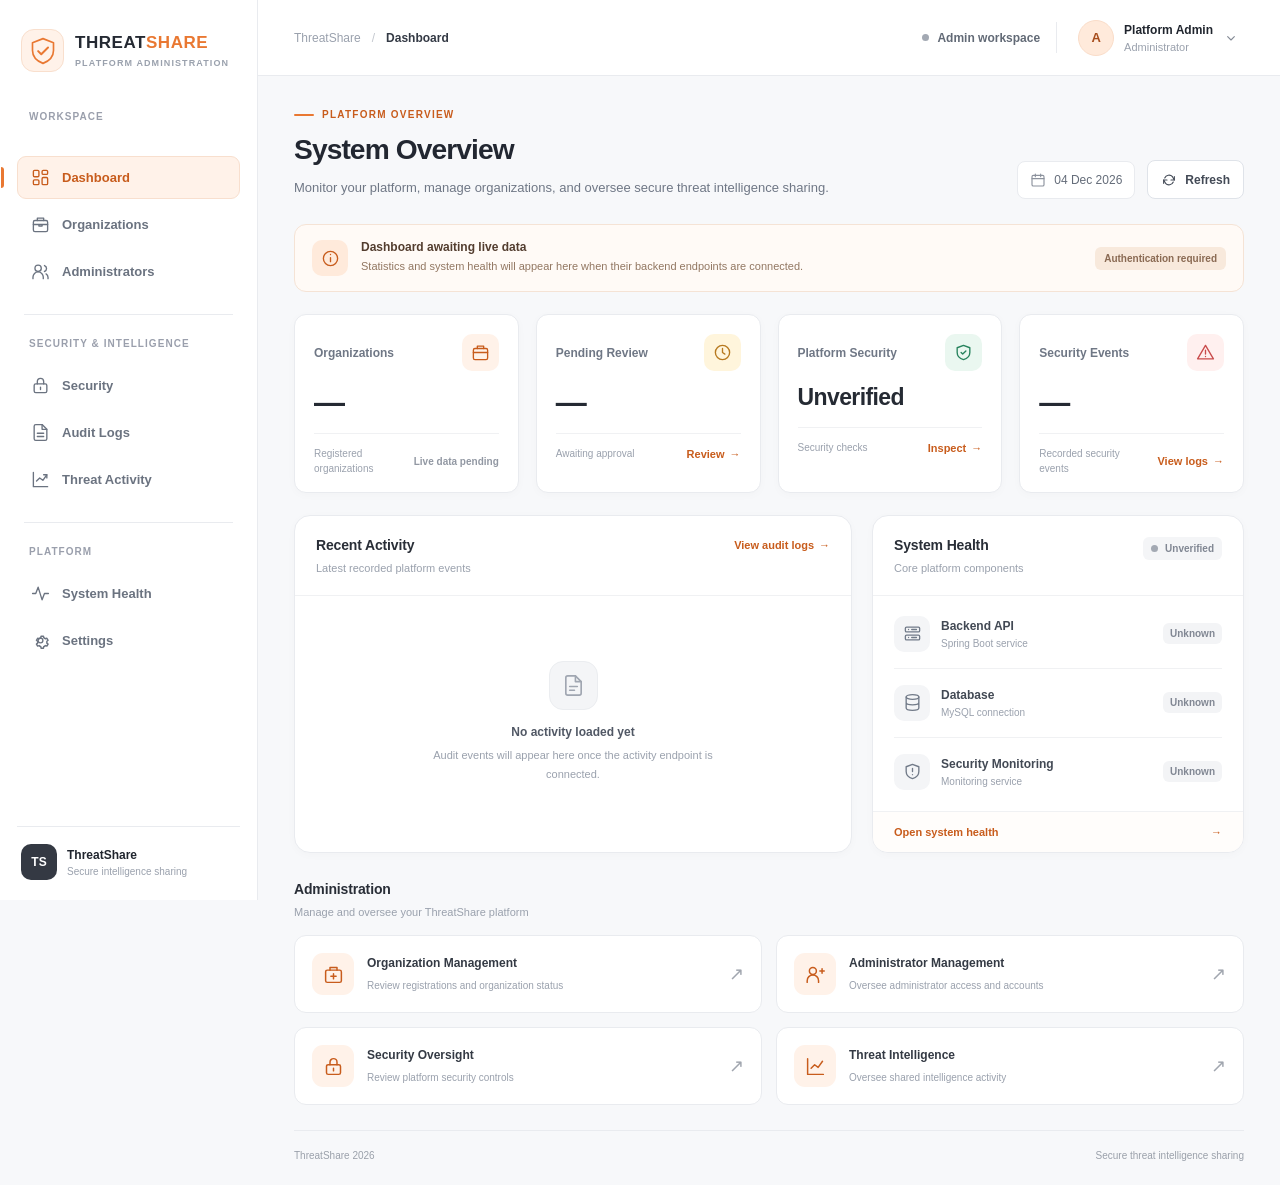
<file: index.html>
<!DOCTYPE html>
<html lang="en">
<head>
    <meta charset="UTF-8">
    <meta name="viewport" content="width=device-width, initial-scale=1.0">

    <title>Dashboard | ThreatShare Admin</title>
    <meta name="description"
          content="ThreatShare platform administration dashboard.">

    <link rel="stylesheet" href="css/shared.css">
    <link rel="stylesheet" href="index.css">

    <script src="index.js" defer></script>
</head>

<body>
    <div class="app-layout">

        <!-- Sidebar -->
        <aside class="sidebar" id="sidebar">

            <a class="brand" href="index.html" aria-label="ThreatShare dashboard">
                <div class="brand-mark">
                    <svg viewBox="0 0 40 40" fill="none" aria-hidden="true">
                        <path d="M20 3.5 34 9v10.2c0 8.1-5.6 13.9-14 17.3C11.6 33.1 6 27.3 6 19.2V9L20 3.5Z"
                              stroke="currentColor" stroke-width="2.2"
                              stroke-linejoin="round"/>
                        <path d="m13.5 20.2 4.2 4.2 9-9"
                              stroke="currentColor" stroke-width="2.6"
                              stroke-linecap="round" stroke-linejoin="round"/>
                    </svg>
                </div>

                <div class="brand-copy">
                    <span class="brand-name">THREAT<span>SHARE</span></span>
                    <span class="brand-caption">PLATFORM ADMINISTRATION</span>
                </div>
            </a>

            <div class="sidebar-section-label">WORKSPACE</div>

            <nav class="sidebar-nav" aria-label="Main navigation">
                <a class="nav-link active" href="index.html" aria-current="page">
                    <span class="nav-icon" aria-hidden="true">
                        <svg viewBox="0 0 24 24">
                            <rect x="3" y="3" width="7" height="8" rx="1.5"/>
                            <rect x="14" y="3" width="7" height="5" rx="1.5"/>
                            <rect x="14" y="12" width="7" height="9" rx="1.5"/>
                            <rect x="3" y="15" width="7" height="6" rx="1.5"/>
                        </svg>
                    </span>
                    <span>Dashboard</span>
                </a>

                <a class="nav-link" href="pages/organizations.html">
                    <span class="nav-icon" aria-hidden="true">
                        <svg viewBox="0 0 24 24">
                            <rect x="3" y="7" width="18" height="14" rx="2"/>
                            <path d="M8 7V4h8v3M3 12h18M10 12v2h4v-2"/>
                        </svg>
                    </span>
                    <span>Organizations</span>
                    <span class="nav-count" id="pendingOrgBadge" hidden>—</span>
                </a>

                <a class="nav-link" href="pages/administrators.html">
                    <span class="nav-icon" aria-hidden="true">
                        <svg viewBox="0 0 24 24">
                            <circle cx="9" cy="8" r="4"/>
                            <path d="M2.5 21v-2a6.5 6.5 0 0 1 13 0v2M17 4.5a4 4 0 0 1 0 7.5M19 15a5 5 0 0 1 2.5 4.3V21"/>
                        </svg>
                    </span>
                    <span>Administrators</span>
                </a>

                <div class="nav-divider"></div>
                <div class="sidebar-section-label">SECURITY & INTELLIGENCE</div>

                <a class="nav-link" href="pages/security.html">
                    <span class="nav-icon" aria-hidden="true">
                        <svg viewBox="0 0 24 24">
                            <rect x="4" y="10" width="16" height="11" rx="2"/>
                            <path d="M8 10V7a4 4 0 0 1 8 0v3M12 14v3"/>
                        </svg>
                    </span>
                    <span>Security</span>
                </a>

                <a class="nav-link" href="pages/audit-logs.html">
                    <span class="nav-icon" aria-hidden="true">
                        <svg viewBox="0 0 24 24">
                            <path d="M14 2H6a2 2 0 0 0-2 2v16a2 2 0 0 0 2 2h12a2 2 0 0 0 2-2V8Z"/>
                            <path d="M14 2v6h6M8 13h8M8 17h8"/>
                        </svg>
                    </span>
                    <span>Audit Logs</span>
                </a>

                <a class="nav-link" href="pages/threat-activity.html">
                    <span class="nav-icon" aria-hidden="true">
                        <svg viewBox="0 0 24 24">
                            <path d="M3 3v18h18M7 14l4-4 4 3 5-7"/>
                            <path d="M16 6h4v4"/>
                        </svg>
                    </span>
                    <span>Threat Activity</span>
                </a>

                <div class="nav-divider"></div>
                <div class="sidebar-section-label">PLATFORM</div>

                <a class="nav-link" href="pages/system-health.html">
                    <span class="nav-icon" aria-hidden="true">
                        <svg viewBox="0 0 24 24">
                            <path d="M2 12h4l3-8 5 16 3-8h5"/>
                        </svg>
                    </span>
                    <span>System Health</span>
                </a>

                <a class="nav-link" href="pages/settings.html">
                    <span class="nav-icon" aria-hidden="true">
                        <svg viewBox="0 0 24 24">
                            <circle cx="12" cy="12" r="3"/>
                            <path d="m19.4 15 .1.1 1.4 1.1-1.4 2.4-1.7-.6a8 8 0 0 1-2 1.2l-.3 1.8h-2.8l-.3-1.8a8 8 0 0 1-2-1.2l-1.7.6-1.4-2.4 1.4-1.1a7 7 0 0 1 0-2.2l-1.4-1.1 1.4-2.4 1.7.6a8 8 0 0 1 2-1.2l.3-1.8h2.8l.3 1.8a8 8 0 0 1 2 1.2l1.7-.6 1.4 2.4-1.4 1.1a7 7 0 0 1-.1 2.1Z"
                                  transform="translate(-1 -1) scale(1.08)"/>
                        </svg>
                    </span>
                    <span>Settings</span>
                </a>
            </nav>

            <div class="sidebar-footer">
                <div class="sidebar-footer-mark">TS</div>
                <div class="sidebar-footer-copy">
                    <strong>ThreatShare</strong>
                    <span>Secure intelligence sharing</span>
                </div>
            </div>
        </aside>

        <!-- Main application area -->
        <div class="main-area">

            <header class="topbar">
                <div class="topbar-left">
                    <button class="icon-button menu-toggle"
                            id="menuToggle"
                            type="button"
                            aria-label="Toggle navigation"
                            aria-expanded="false"
                            aria-controls="sidebar">
                        <svg viewBox="0 0 24 24" aria-hidden="true">
                            <path d="M4 6h16M4 12h16M4 18h16"/>
                        </svg>
                    </button>

                    <div class="breadcrumb">
                        <span>ThreatShare</span>
                        <span class="breadcrumb-separator">/</span>
                        <strong>Dashboard</strong>
                    </div>
                </div>

                <div class="topbar-right">
                    <div class="environment-label">
                        <span class="environment-dot"></span>
                        Admin workspace
                    </div>

                    <div class="topbar-divider"></div>

                    <button class="profile-button" type="button"
                            aria-label="Administrator account">
                        <span class="profile-avatar">A</span>
                        <span class="profile-details">
                            <strong>Platform Admin</strong>
                            <small>Administrator</small>
                        </span>
                        <svg class="profile-chevron" viewBox="0 0 24 24"
                             aria-hidden="true">
                            <path d="m7 10 5 5 5-5"/>
                        </svg>
                    </button>
                </div>
            </header>

            <main class="dashboard-content">

                <!-- Page heading -->
                <section class="page-heading">
                    <div>
                        <div class="eyebrow">
                            <span class="eyebrow-line"></span>
                            PLATFORM OVERVIEW
                        </div>
                        <h1>System Overview</h1>
                        <p class="page-description">
                            Monitor your platform, manage organizations, and
                            oversee secure threat intelligence sharing.
                        </p>
                    </div>

                    <div class="heading-actions">
                        <div class="date-display">
                            <svg viewBox="0 0 24 24" aria-hidden="true">
                                <rect x="3" y="5" width="18" height="16" rx="2"/>
                                <path d="M16 3v4M8 3v4M3 10h18"/>
                            </svg>
                            <span id="currentDate">Loading date...</span>
                        </div>

                        <button class="button button-secondary"
                                id="refreshButton" type="button">
                            <svg viewBox="0 0 24 24" aria-hidden="true">
                                <path d="M20 7v5h-5M4 17v-5h5"/>
                                <path d="M5.6 9a7 7 0 0 1 11.6-2L20 12M4 12l2.8 5a7 7 0 0 0 11.6-2"/>
                            </svg>
                            Refresh
                        </button>
                    </div>
                </section>

                <!-- Connection notice -->
                <section class="connection-notice" aria-live="polite">
                    <div class="notice-icon">
                        <svg viewBox="0 0 24 24" aria-hidden="true">
                            <circle cx="12" cy="12" r="9"/>
                            <path d="M12 11v5M12 7h.01"/>
                        </svg>
                    </div>

                    <div class="notice-copy">
                        <strong>Dashboard awaiting live data</strong>
                        <p>
                            Statistics and system health will appear here
                            when their backend endpoints are connected.
                        </p>
                    </div>

                    <span class="connection-status" id="connectionStatus">
                        Not connected
                    </span>
                </section>

                <!-- Summary cards -->
                <section class="metrics-grid" aria-label="Platform metrics">

                    <article class="metric-card">
                        <div class="metric-top">
                            <span class="metric-label">Organizations</span>
                            <span class="metric-icon orange-icon">
                                <svg viewBox="0 0 24 24" aria-hidden="true">
                                    <rect x="3" y="7" width="18" height="14" rx="2"/>
                                    <path d="M8 7V4h8v3M3 12h18"/>
                                </svg>
                            </span>
                        </div>
                        <div class="metric-value" id="organizationsCount">—</div>
                        <div class="metric-bottom">
                            <span class="metric-footnote">Registered organizations</span>
                            <span class="metric-indicator neutral-indicator">Live data pending</span>
                        </div>
                    </article>

                    <article class="metric-card">
                        <div class="metric-top">
                            <span class="metric-label">Pending Review</span>
                            <span class="metric-icon amber-icon">
                                <svg viewBox="0 0 24 24" aria-hidden="true">
                                    <circle cx="12" cy="12" r="9"/>
                                    <path d="M12 7v5l3 2"/>
                                </svg>
                            </span>
                        </div>
                        <div class="metric-value" id="pendingOrganizationsCount">—</div>
                        <div class="metric-bottom">
                            <span class="metric-footnote">Awaiting approval</span>
                            <a class="metric-link" href="pages/organizations.html">
                                Review <span aria-hidden="true">→</span>
                            </a>
                        </div>
                    </article>

                    <article class="metric-card">
                        <div class="metric-top">
                            <span class="metric-label">Platform Security</span>
                            <span class="metric-icon green-icon">
                                <svg viewBox="0 0 24 24" aria-hidden="true">
                                    <path d="M12 3 20 6v6c0 5-3.4 7.7-8 9-4.6-1.3-8-4-8-9V6l8-3Z"/>
                                    <path d="m9 12 2 2 4-4"/>
                                </svg>
                            </span>
                        </div>
                        <div class="metric-value metric-value-text"
                             id="securityStatus">Unverified</div>
                        <div class="metric-bottom">
                            <span class="metric-footnote">Security checks</span>
                            <a class="metric-link" href="pages/security.html">
                                Inspect <span aria-hidden="true">→</span>
                            </a>
                        </div>
                    </article>

                    <article class="metric-card">
                        <div class="metric-top">
                            <span class="metric-label">Security Events</span>
                            <span class="metric-icon red-icon">
                                <svg viewBox="0 0 24 24" aria-hidden="true">
                                    <path d="M12 3 22 20H2L12 3Z"/>
                                    <path d="M12 9v5M12 17h.01"/>
                                </svg>
                            </span>
                        </div>
                        <div class="metric-value" id="securityEventsCount">—</div>
                        <div class="metric-bottom">
                            <span class="metric-footnote">Recorded security events</span>
                            <a class="metric-link" href="pages/audit-logs.html">
                                View logs <span aria-hidden="true">→</span>
                            </a>
                        </div>
                    </article>
                </section>

                <!-- Main dashboard panels -->
                <section class="dashboard-grid">

                    <article class="panel activity-panel">
                        <div class="panel-heading">
                            <div>
                                <h2>Recent Activity</h2>
                                <p>Latest recorded platform events</p>
                            </div>

                            <a class="text-link" href="pages/audit-logs.html">
                                View audit logs <span aria-hidden="true">→</span>
                            </a>
                        </div>

                        <div class="activity-empty" id="activityEmpty">
                            <div class="empty-state-icon">
                                <svg viewBox="0 0 24 24" aria-hidden="true">
                                    <path d="M14 2H6a2 2 0 0 0-2 2v16a2 2 0 0 0 2 2h12a2 2 0 0 0 2-2V8Z"/>
                                    <path d="M14 2v6h6M8 13h8M8 17h5"/>
                                </svg>
                            </div>
                            <strong>No activity loaded yet</strong>
                            <p>
                                Audit events will appear here once the
                                activity endpoint is connected.
                            </p>
                        </div>

                        <div class="activity-list" id="activityList" hidden></div>
                    </article>

                    <article class="panel health-panel">
                        <div class="panel-heading">
                            <div>
                                <h2>System Health</h2>
                                <p>Core platform components</p>
                            </div>
                            <span class="small-status">
                                <span class="small-status-dot"></span>
                                Unverified
                            </span>
                        </div>

                        <div class="health-list">
                            <div class="health-row">
                                <div class="health-item-icon">
                                    <svg viewBox="0 0 24 24" aria-hidden="true">
                                        <rect x="3" y="4" width="18" height="6" rx="1.5"/>
                                        <rect x="3" y="14" width="18" height="6" rx="1.5"/>
                                        <path d="M7 7h.01M7 17h.01M11 7h6M11 17h6"/>
                                    </svg>
                                </div>
                                <div class="health-item-copy">
                                    <strong>Backend API</strong>
                                    <span>Spring Boot service</span>
                                </div>
                                <span class="health-badge" id="apiHealth">Unknown</span>
                            </div>

                            <div class="health-row">
                                <div class="health-item-icon">
                                    <svg viewBox="0 0 24 24" aria-hidden="true">
                                        <ellipse cx="12" cy="5" rx="8" ry="3"/>
                                        <path d="M4 5v14c0 1.7 3.6 3 8 3s8-1.3 8-3V5M4 12c0 1.7 3.6 3 8 3s8-1.3 8-3"/>
                                    </svg>
                                </div>
                                <div class="health-item-copy">
                                    <strong>Database</strong>
                                    <span>MySQL connection</span>
                                </div>
                                <span class="health-badge" id="databaseHealth">Unknown</span>
                            </div>

                            <div class="health-row">
                                <div class="health-item-icon">
                                    <svg viewBox="0 0 24 24" aria-hidden="true">
                                        <path d="M12 3 20 6v6c0 5-3.4 7.7-8 9-4.6-1.3-8-4-8-9V6l8-3Z"/>
                                        <path d="M12 8v4M12 16h.01"/>
                                    </svg>
                                </div>
                                <div class="health-item-copy">
                                    <strong>Security Monitoring</strong>
                                    <span>Monitoring service</span>
                                </div>
                                <span class="health-badge" id="monitoringHealth">Unknown</span>
                            </div>
                        </div>

                        <a class="panel-footer-link" href="pages/system-health.html">
                            Open system health
                            <span aria-hidden="true">→</span>
                        </a>
                    </article>
                </section>

                <!-- Management shortcuts -->
                <section class="quick-access-section">
                    <div class="section-heading">
                        <div>
                            <h2>Administration</h2>
                            <p>Manage and oversee your ThreatShare platform</p>
                        </div>
                    </div>

                    <div class="quick-access-grid">
                        <a class="quick-access-card"
                           href="pages/organizations.html">
                            <span class="quick-access-icon">
                                <svg viewBox="0 0 24 24" aria-hidden="true">
                                    <rect x="3" y="7" width="18" height="14" rx="2"/>
                                    <path d="M8 7V4h8v3M12 11v6M9 14h6"/>
                                </svg>
                            </span>
                            <span class="quick-access-copy">
                                <strong>Organization Management</strong>
                                <small>Review registrations and organization status</small>
                            </span>
                            <span class="quick-arrow" aria-hidden="true">↗</span>
                        </a>

                        <a class="quick-access-card"
                           href="pages/administrators.html">
                            <span class="quick-access-icon">
                                <svg viewBox="0 0 24 24" aria-hidden="true">
                                    <circle cx="9" cy="8" r="4"/>
                                    <path d="M2.5 21v-2a6.5 6.5 0 0 1 13 0v2M17 8h5M19.5 5.5v5"/>
                                </svg>
                            </span>
                            <span class="quick-access-copy">
                                <strong>Administrator Management</strong>
                                <small>Oversee administrator access and accounts</small>
                            </span>
                            <span class="quick-arrow" aria-hidden="true">↗</span>
                        </a>

                        <a class="quick-access-card"
                           href="pages/security.html">
                            <span class="quick-access-icon">
                                <svg viewBox="0 0 24 24" aria-hidden="true">
                                    <rect x="4" y="10" width="16" height="11" rx="2"/>
                                    <path d="M8 10V7a4 4 0 0 1 8 0v3M12 14v3"/>
                                </svg>
                            </span>
                            <span class="quick-access-copy">
                                <strong>Security Oversight</strong>
                                <small>Review platform security controls</small>
                            </span>
                            <span class="quick-arrow" aria-hidden="true">↗</span>
                        </a>

                        <a class="quick-access-card"
                           href="pages/threat-activity.html">
                            <span class="quick-access-icon">
                                <svg viewBox="0 0 24 24" aria-hidden="true">
                                    <path d="M3 3v18h18M7 14l4-4 4 3 5-7"/>
                                </svg>
                            </span>
                            <span class="quick-access-copy">
                                <strong>Threat Intelligence</strong>
                                <small>Oversee shared intelligence activity</small>
                            </span>
                            <span class="quick-arrow" aria-hidden="true">↗</span>
                        </a>
                    </div>
                </section>

                <footer class="dashboard-footer">
                    <span>ThreatShare <span id="footerYear"></span></span>
                    <span>Secure threat intelligence sharing</span>
                </footer>

            </main>
        </div>
    </div>

    <div class="sidebar-overlay" id="sidebarOverlay"></div>
</body>
</html>
</file>
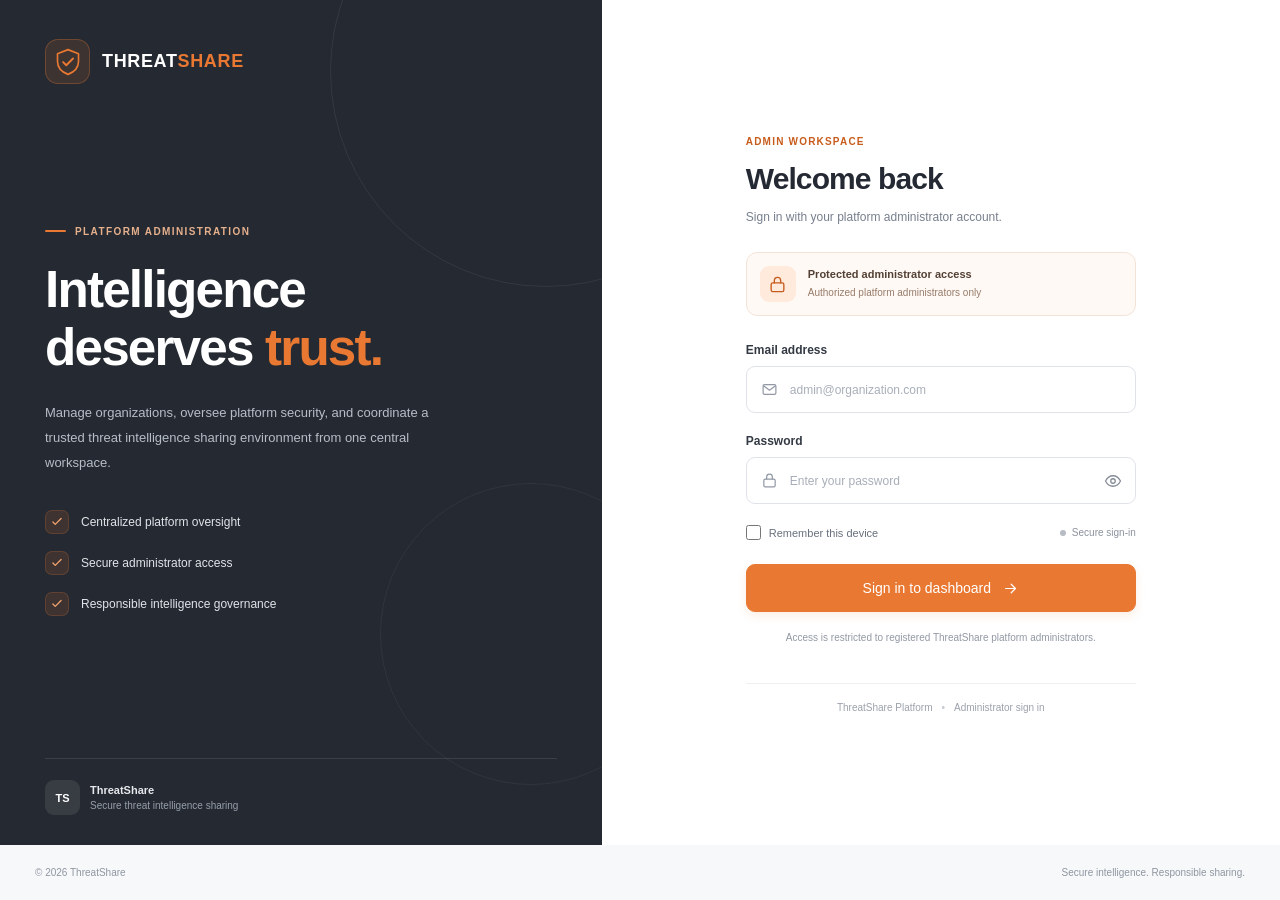
<file: login.html>
<!DOCTYPE html>
<html lang="en">
<head>
    <meta charset="UTF-8">
    <meta name="viewport" content="width=device-width, initial-scale=1.0">

    <title>Admin Sign In | ThreatShare</title>
    <meta name="description"
          content="Secure sign in for ThreatShare platform administrators.">

    <link rel="stylesheet" href="css/shared.css">
    <link rel="stylesheet" href="login.css">

    <script src="login.js" defer></script>
</head>

<body class="login-page">

    <main class="login-layout">

        <!-- Brand and introduction -->
        <section class="login-intro">
            <a class="login-brand" href="login.html" aria-label="ThreatShare">
                <span class="login-brand-mark">
                    <svg viewBox="0 0 40 40" fill="none" aria-hidden="true">
                        <path d="M20 3.5 34 9v10.2c0 8.1-5.6 13.9-14 17.3C11.6 33.1 6 27.3 6 19.2V9L20 3.5Z"
                              stroke="currentColor" stroke-width="2.2"
                              stroke-linejoin="round"/>
                        <path d="m13.5 20.2 4.2 4.2 9-9"
                              stroke="currentColor" stroke-width="2.6"
                              stroke-linecap="round" stroke-linejoin="round"/>
                    </svg>
                </span>

                <span class="login-brand-name">
                    THREAT<span>SHARE</span>
                </span>
            </a>

            <div class="intro-content">
                <span class="intro-eyebrow">
                    <span></span>
                    PLATFORM ADMINISTRATION
                </span>

                <h1>
                    Intelligence<br>
                    deserves <span>trust.</span>
                </h1>

                <p class="intro-description">
                    Manage organizations, oversee platform security, and
                    coordinate a trusted threat intelligence sharing
                    environment from one central workspace.
                </p>

                <div class="intro-feature-list">
                    <div class="intro-feature">
                        <span class="feature-check" aria-hidden="true">
                            <svg viewBox="0 0 24 24">
                                <path d="m5 12 4 4L19 6"/>
                            </svg>
                        </span>
                        <span>Centralized platform oversight</span>
                    </div>

                    <div class="intro-feature">
                        <span class="feature-check" aria-hidden="true">
                            <svg viewBox="0 0 24 24">
                                <path d="m5 12 4 4L19 6"/>
                            </svg>
                        </span>
                        <span>Secure administrator access</span>
                    </div>

                    <div class="intro-feature">
                        <span class="feature-check" aria-hidden="true">
                            <svg viewBox="0 0 24 24">
                                <path d="m5 12 4 4L19 6"/>
                            </svg>
                        </span>
                        <span>Responsible intelligence governance</span>
                    </div>
                </div>
            </div>

            <div class="intro-footer">
                <span class="intro-footer-mark">TS</span>
                <span>
                    <strong>ThreatShare</strong>
                    <small>Secure threat intelligence sharing</small>
                </span>
            </div>
        </section>

        <!-- Login form -->
        <section class="login-form-section">
            <div class="login-form-wrapper">

                <div class="mobile-login-brand">
                    <span class="login-brand-mark">
                        <svg viewBox="0 0 40 40" fill="none" aria-hidden="true">
                            <path d="M20 3.5 34 9v10.2c0 8.1-5.6 13.9-14 17.3C11.6 33.1 6 27.3 6 19.2V9L20 3.5Z"
                                  stroke="currentColor" stroke-width="2.2"
                                  stroke-linejoin="round"/>
                            <path d="m13.5 20.2 4.2 4.2 9-9"
                                  stroke="currentColor" stroke-width="2.6"
                                  stroke-linecap="round" stroke-linejoin="round"/>
                        </svg>
                    </span>
                    <span class="login-brand-name">
                        THREAT<span>SHARE</span>
                    </span>
                </div>

                <div class="form-heading">
                    <span class="form-heading-label">ADMIN WORKSPACE</span>
                    <h2>Welcome back</h2>
                    <p>Sign in with your platform administrator account.</p>
                </div>

                <div class="login-security-note">
                    <span class="security-note-icon">
                        <svg viewBox="0 0 24 24" aria-hidden="true">
                            <rect x="4" y="10" width="16" height="11" rx="2"/>
                            <path d="M8 10V7a4 4 0 0 1 8 0v3"/>
                        </svg>
                    </span>
                    <span>
                        <strong>Protected administrator access</strong>
                        <small>Authorized platform administrators only</small>
                    </span>
                </div>

                <form id="loginForm" novalidate>

                    <div class="form-field">
                        <label for="email">Email address</label>

                        <div class="input-wrapper">
                            <svg class="input-icon" viewBox="0 0 24 24"
                                 aria-hidden="true">
                                <rect x="3" y="5" width="18" height="14" rx="2"/>
                                <path d="m4 7 8 6 8-6"/>
                            </svg>

                            <input
                                type="email"
                                id="email"
                                name="email"
                                placeholder="admin@organization.com"
                                autocomplete="username"
                                maxlength="254"
                                required
                            >
                        </div>

                        <small class="field-error" id="emailError"></small>
                    </div>

                    <div class="form-field">
                        <div class="label-row">
                            <label for="password">Password</label>
                        </div>

                        <div class="input-wrapper">
                            <svg class="input-icon" viewBox="0 0 24 24"
                                 aria-hidden="true">
                                <rect x="4" y="10" width="16" height="11" rx="2"/>
                                <path d="M8 10V7a4 4 0 0 1 8 0v3"/>
                            </svg>

                            <input
                                type="password"
                                id="password"
                                name="password"
                                placeholder="Enter your password"
                                autocomplete="current-password"
                                required
                            >

                            <button
                                type="button"
                                class="password-toggle"
                                id="passwordToggle"
                                aria-label="Show password"
                                aria-pressed="false"
                            >
                                <svg viewBox="0 0 24 24" aria-hidden="true">
                                    <path d="M2 12s3.6-7 10-7 10 7 10 7-3.6 7-10 7S2 12 2 12Z"/>
                                    <circle cx="12" cy="12" r="3"/>
                                </svg>
                            </button>
                        </div>

                        <small class="field-error" id="passwordError"></small>
                    </div>

                    <div class="form-options">
                        <label class="remember-option" for="rememberMe">
                            <input type="checkbox" id="rememberMe" name="rememberMe">
                            <span>Remember this device</span>
                        </label>

                        <span class="secure-session-label">
                            <span></span>
                            Secure sign-in
                        </span>
                    </div>

                    <div class="login-message" id="loginMessage"
                         role="status" aria-live="polite" hidden></div>

                    <button type="submit" class="login-submit" id="loginButton">
                        <span id="loginButtonText">Sign in to dashboard</span>

                        <svg viewBox="0 0 24 24" aria-hidden="true">
                            <path d="M5 12h14M13 6l6 6-6 6"/>
                        </svg>
                    </button>

                    <p class="login-form-footnote">
                        Access is restricted to registered ThreatShare
                        platform administrators.
                    </p>
                </form>

                <div class="login-bottom">
                    <span>ThreatShare Platform</span>
                    <span class="bottom-separator">•</span>
                    <span>Administrator sign in</span>
                </div>
            </div>
        </section>

    </main>

    <footer class="login-page-footer">
        <span>© <span id="currentYear"></span> ThreatShare</span>
        <span>Secure intelligence. Responsible sharing.</span>
    </footer>

</body>
</html>
</file>
<file: css/shared.css>
/* =========================================
   THREATSHARE ADMIN — SHARED STYLES
   Common layout for all admin pages
   ========================================= */

:root {
    --shared-ink: #252525;
    --shared-muted: #777777;
    --shared-border: #e8e8e8;
    --shared-surface: #ffffff;
    --shared-background: #f7f7f6;
    --shared-orange: #e87932;
    --shared-orange-dark: #c95e1d;
    --sidebar-width: 250px;
    --topbar-height: 68px;
}

/* Reset */

* {
    box-sizing: border-box;
}

html {
    min-height: 100%;
    scroll-behavior: smooth;
}

body {
    min-height: 100vh;
    margin: 0;
    background: var(--shared-background);
    color: var(--shared-ink);
    font-family: Inter, -apple-system, BlinkMacSystemFont, "Segoe UI",
        Roboto, Arial, sans-serif;
    font-size: 14px;
    -webkit-font-smoothing: antialiased;
}

button,
input,
select,
textarea {
    font: inherit;
}

button,
a {
    -webkit-tap-highlight-color: transparent;
}

a {
    color: inherit;
    text-decoration: none;
}

button {
    color: inherit;
}

img,
svg {
    max-width: 100%;
}

[hidden] {
    display: none !important;
}

/* Main dashboard layout */

.admin-layout {
    min-height: 100vh;
    width: 100%;
}

.main-content {
    min-width: 0;
    min-height: 100vh;
    margin-left: var(--sidebar-width);
    transition: margin-left 0.2s ease;
}

/* Sidebar */

.sidebar {
    position: fixed;
    z-index: 1000;
    top: 0;
    bottom: 0;
    left: 0;
    display: flex;
    flex-direction: column;
    width: var(--sidebar-width);
    height: 100vh;
    height: 100dvh;
    padding: 25px 16px 15px;
    overflow-x: hidden;
    overflow-y: auto;
    background: #ffffff;
    border-right: 1px solid var(--shared-border);
}

.sidebar-brand {
    display: flex;
    flex-direction: column;
    align-items: flex-start;
    gap: 12px;
    padding: 0 10px 27px;
    border-bottom: 1px solid #eeeeee;
}

.brand-link {
    display: flex;
    align-items: center;
    gap: 11px;
    min-width: 0;
}

.brand-mark {
    display: inline-flex;
    align-items: center;
    justify-content: center;
    flex-shrink: 0;
    width: 39px;
    height: 39px;
    border-radius: 11px;
    background: var(--shared-orange);
    color: #ffffff;
    font-size: 22px;
    font-weight: 800;
}

.brand-name {
    color: #242424;
    font-size: 19px;
    font-weight: 800;
    letter-spacing: -0.6px;
}

.brand-label {
    color: #898989;
    font-size: 9px;
    font-weight: 800;
    letter-spacing: 1.5px;
}

/* Sidebar navigation */

.sidebar-nav {
    display: flex;
    flex-direction: column;
    gap: 5px;
    padding-top: 23px;
}

.nav-link {
    display: flex;
    align-items: center;
    gap: 12px;
    min-height: 44px;
    padding: 11px 12px;
    border: 1px solid transparent;
    border-radius: 8px;
    color: #686868;
    font-size: 12px;
    font-weight: 600;
    transition:
        background 0.15s ease,
        color 0.15s ease,
        border-color 0.15s ease;
}

.nav-link:hover {
    background: #f8f5f2;
    color: #292929;
}

.nav-link.active {
    background: #fff1e7;
    border-color: #f8dfce;
    color: var(--shared-orange-dark);
    font-weight: 750;
}

.nav-icon {
    display: inline-flex;
    align-items: center;
    justify-content: center;
    flex-shrink: 0;
    width: 23px;
    font-size: 19px;
    line-height: 1;
}

.nav-badge {
    margin-left: auto;
    padding: 3px 7px;
    border-radius: 20px;
    background: var(--shared-orange);
    color: #ffffff;
    font-size: 10px;
    font-weight: 750;
}

/* Sidebar account/footer */

.sidebar-footer {
    display: flex;
    align-items: center;
    gap: 11px;
    margin-top: auto;
    padding: 18px 7px 5px;
    border-top: 1px solid #eeeeee;
}

.admin-avatar {
    display: flex;
    align-items: center;
    justify-content: center;
    flex-shrink: 0;
    width: 38px;
    height: 38px;
    border: 1px solid #f0d8c8;
    border-radius: 50%;
    background: #fff0e5;
    color: var(--shared-orange-dark);
    font-size: 12px;
    font-weight: 800;
}

.admin-details {
    display: flex;
    flex-direction: column;
    gap: 4px;
    min-width: 0;
}

.admin-details strong {
    color: #303030;
    font-size: 11px;
    font-weight: 750;
}

.admin-details small {
    color: #888888;
    font-size: 10px;
}

/* Top navigation bar */

.topbar {
    position: sticky;
    z-index: 500;
    top: 0;
    display: flex;
    align-items: center;
    justify-content: space-between;
    gap: 20px;
    min-height: var(--topbar-height);
    padding: 0 30px;
    border-bottom: 1px solid var(--shared-border);
    background: rgba(255, 255, 255, 0.97);
    backdrop-filter: blur(12px);
}

.breadcrumb {
    display: flex;
    align-items: center;
    flex-wrap: wrap;
    gap: 10px;
    color: #888888;
    font-size: 12px;
}

.breadcrumb-separator {
    color: #c4c4c4;
}

.breadcrumb strong {
    color: #292929;
    font-weight: 750;
}

.topbar-right {
    display: flex;
    align-items: center;
    justify-content: flex-end;
    gap: 18px;
    min-width: 0;
}

.connection-indicator {
    display: inline-flex;
    align-items: center;
    gap: 7px;
    color: #777777;
    font-size: 11px;
    white-space: nowrap;
}

.connection-indicator::before {
    content: "";
    width: 7px;
    height: 7px;
    flex-shrink: 0;
    border-radius: 50%;
    background: #b8b8b8;
}

.connection-indicator.connected {
    color: #218653;
}

.connection-indicator.connected::before {
    background: #218653;
}

.connection-indicator.disconnected {
    color: #c63d3d;
}

.connection-indicator.disconnected::before {
    background: #c63d3d;
}

.topbar-date {
    color: #777777;
    font-size: 11px;
    white-space: nowrap;
}

/* Mobile menu controls */

.menu-toggle {
    display: none;
    align-items: center;
    justify-content: center;
    width: 38px;
    height: 38px;
    flex-shrink: 0;
    border: 1px solid var(--shared-border);
    border-radius: 8px;
    background: #ffffff;
    font-size: 20px;
    cursor: pointer;
}

.sidebar-overlay {
    display: none;
}

/* Shared utility styles */

button:focus-visible,
a:focus-visible,
input:focus-visible,
select:focus-visible,
textarea:focus-visible {
    outline: 3px solid rgba(232, 121, 50, 0.35);
    outline-offset: 2px;
}

button:disabled {
    cursor: not-allowed;
    opacity: 0.6;
}

/* Tablet and smaller desktop */

@media (max-width: 1000px) {
    :root {
        --sidebar-width: 220px;
    }

    .sidebar {
        padding-right: 12px;
        padding-left: 12px;
    }

    .topbar {
        padding-right: 22px;
        padding-left: 22px;
    }
}

/* Mobile navigation */

@media (max-width: 760px) {
    :root {
        --topbar-height: 60px;
    }

    .sidebar {
        z-index: 1200;
        width: min(285px, 86vw);
        transform: translateX(-105%);
        visibility: hidden;
        transition:
            transform 0.22s ease,
            visibility 0.22s ease;
        box-shadow: none;
    }

    .sidebar.open {
        transform: translateX(0);
        visibility: visible;
        box-shadow: 12px 0 40px rgba(0, 0, 0, 0.12);
    }

    .main-content {
        margin-left: 0;
    }

    .menu-toggle {
        display: inline-flex;
    }

    .topbar {
        justify-content: flex-start;
        gap: 13px;
        padding: 0 15px;
    }

    .breadcrumb {
        flex: 1;
        min-width: 0;
        gap: 7px;
        font-size: 11px;
    }

    .topbar-right {
        gap: 10px;
    }

    .connection-indicator {
        font-size: 10px;
    }

    .sidebar-overlay.visible {
        position: fixed;
        z-index: 1100;
        inset: 0;
        display: block;
        background: rgba(25, 25, 25, 0.38);
    }
}

/* Small phones */

@media (max-width: 420px) {
    .topbar {
        gap: 9px;
        padding: 0 10px;
    }

    .breadcrumb {
        gap: 5px;
        font-size: 10px;
    }

    .topbar-right {
        gap: 5px;
    }

    .connection-indicator {
        font-size: 9px;
    }
}
</file>
<file: index.css>
/* =========================================
   THREATSHARE ADMIN — DASHBOARD
   Professional light theme with orange accents
   ========================================= */

:root {
    --page-bg: #f7f8fa;
    --surface: #ffffff;
    --surface-soft: #fafafa;
    --sidebar-bg: #ffffff;

    --text-primary: #20252e;
    --text-secondary: #6f7785;
    --text-muted: #9aa1ad;

    --border: #e9ebef;
    --border-strong: #dfe3e9;

    --accent: #e97832;
    --accent-dark: #c85c1c;
    --accent-soft: #fff2e9;

    --green: #27835d;
    --green-soft: #eaf7f0;

    --amber: #b7791f;
    --amber-soft: #fff5dc;

    --red: #c94b4b;
    --red-soft: #fff0ef;

    --sidebar-width: 258px;
    --topbar-height: 76px;

    --radius-sm: 8px;
    --radius-md: 12px;
    --radius-lg: 16px;

    --shadow-card: 0 2px 10px rgba(27, 35, 48, 0.025);
}

* {
    box-sizing: border-box;
}

html {
    min-height: 100%;
    scroll-behavior: smooth;
}

body {
    margin: 0;
    min-height: 100vh;
    background: var(--page-bg);
    color: var(--text-primary);
    font-family: Inter, "Segoe UI", Roboto, Helvetica, Arial, sans-serif;
    font-size: 14px;
    -webkit-font-smoothing: antialiased;
}

button,
input,
select,
textarea {
    font: inherit;
}

button,
a {
    -webkit-tap-highlight-color: transparent;
}

a {
    color: inherit;
    text-decoration: none;
}

button:focus-visible,
a:focus-visible {
    outline: 3px solid rgba(233, 120, 50, 0.3);
    outline-offset: 3px;
}

button {
    cursor: pointer;
}

svg {
    display: block;
    width: 20px;
    height: 20px;
    fill: none;
    stroke: currentColor;
    stroke-width: 1.7;
    stroke-linecap: round;
    stroke-linejoin: round;
}

/* Main layout */

.app-layout {
    min-height: 100vh;
}

.sidebar {
    position: fixed;
    inset: 0 auto 0 0;
    z-index: 30;
    display: flex;
    flex-direction: column;
    width: var(--sidebar-width);
    padding: 25px 17px 16px;
    overflow-y: auto;
    background: var(--sidebar-bg);
    border-right: 1px solid var(--border);
    transition: transform 0.25s ease;
}

.main-area {
    min-height: 100vh;
    margin-left: var(--sidebar-width);
}

/* Brand */

.brand {
    display: flex;
    align-items: center;
    gap: 11px;
    min-height: 51px;
    margin: 0 4px 35px;
}

.brand-mark {
    display: grid;
    width: 43px;
    height: 43px;
    flex: 0 0 43px;
    place-items: center;
    color: var(--accent);
    background: var(--accent-soft);
    border: 1px solid #f9dfcd;
    border-radius: 13px;
}

.brand-mark svg {
    width: 30px;
    height: 30px;
}

.brand-copy {
    display: flex;
    min-width: 0;
    flex-direction: column;
    gap: 5px;
}

.brand-name {
    color: #252a33;
    font-size: 17px;
    font-weight: 800;
    letter-spacing: 0.55px;
    white-space: nowrap;
}

.brand-name span {
    color: var(--accent);
}

.brand-caption {
    color: var(--text-muted);
    font-size: 9px;
    font-weight: 700;
    letter-spacing: 1.1px;
    white-space: nowrap;
}

/* Sidebar navigation */

.sidebar-section-label {
    padding: 0 12px;
    margin: 0 0 11px;
    color: #9a9fac;
    font-size: 10px;
    font-weight: 750;
    letter-spacing: 1.05px;
}

.sidebar-nav {
    display: flex;
    flex-direction: column;
    gap: 4px;
}

.nav-link {
    position: relative;
    display: flex;
    align-items: center;
    gap: 12px;
    min-height: 43px;
    padding: 0 12px;
    color: #6b7380;
    border-radius: 9px;
    font-size: 13px;
    font-weight: 550;
    transition: color 0.18s ease, background 0.18s ease;
}

.nav-link:hover {
    color: var(--text-primary);
    background: #f7f8fa;
}

.nav-link.active {
    color: var(--accent-dark);
    background: var(--accent-soft);
    font-weight: 700;
}

.nav-link.active::before {
    position: absolute;
    top: 10px;
    bottom: 10px;
    left: -17px;
    width: 3px;
    background: var(--accent);
    border-radius: 0 4px 4px 0;
    content: "";
}

.nav-icon {
    display: grid;
    width: 20px;
    height: 20px;
    flex: 0 0 20px;
    place-items: center;
}

.nav-icon svg {
    width: 19px;
    height: 19px;
}

.nav-count {
    display: inline-grid;
    min-width: 22px;
    height: 22px;
    margin-left: auto;
    padding: 0 5px;
    place-items: center;
    color: var(--accent-dark);
    background: #ffe3d0;
    border-radius: 6px;
    font-size: 11px;
    font-weight: 750;
}

.nav-divider {
    height: 1px;
    margin: 17px 7px 19px;
    background: var(--border);
}

.nav-divider + .sidebar-section-label {
    margin-bottom: 11px;
}

.sidebar-footer {
    display: flex;
    align-items: center;
    gap: 10px;
    margin-top: auto;
    padding: 17px 4px 4px;
    border-top: 1px solid var(--border);
}

.sidebar-footer-mark {
    display: grid;
    width: 36px;
    height: 36px;
    flex: 0 0 36px;
    place-items: center;
    color: #fff;
    background: #343943;
    border-radius: 10px;
    font-size: 12px;
    font-weight: 800;
}

.sidebar-footer-copy {
    display: flex;
    min-width: 0;
    flex-direction: column;
    gap: 4px;
}

.sidebar-footer-copy strong {
    font-size: 12px;
    font-weight: 700;
}

.sidebar-footer-copy span {
    color: var(--text-muted);
    font-size: 10px;
}

/* Top header */

.topbar {
    position: sticky;
    top: 0;
    z-index: 20;
    display: flex;
    height: var(--topbar-height);
    align-items: center;
    justify-content: space-between;
    gap: 20px;
    padding: 0 36px;
    background: rgba(255, 255, 255, 0.96);
    border-bottom: 1px solid var(--border);
    backdrop-filter: blur(12px);
}

.topbar-left,
.topbar-right {
    display: flex;
    align-items: center;
    gap: 18px;
}

.breadcrumb {
    display: flex;
    align-items: center;
    gap: 11px;
    color: var(--text-muted);
    font-size: 12px;
}

.breadcrumb-separator {
    color: #c3c7ce;
}

.breadcrumb strong {
    color: #343a45;
    font-weight: 650;
}

.topbar-right {
    gap: 16px;
}

.environment-label {
    display: flex;
    align-items: center;
    gap: 8px;
    color: #626a76;
    font-size: 12px;
    font-weight: 550;
}

.environment-dot,
.small-status-dot {
    width: 7px;
    height: 7px;
    flex: 0 0 7px;
    background: #a3a9b3;
    border-radius: 50%;
}

.topbar-divider {
    width: 1px;
    height: 31px;
    background: var(--border);
}

.profile-button {
    display: flex;
    align-items: center;
    gap: 10px;
    padding: 5px;
    color: var(--text-primary);
    background: transparent;
    border: 0;
    border-radius: 9px;
    text-align: left;
}

.profile-button:hover {
    background: #f8f8f9;
}

.profile-avatar {
    display: grid;
    width: 36px;
    height: 36px;
    flex: 0 0 36px;
    place-items: center;
    color: #a74d1c;
    background: #ffeadb;
    border: 1px solid #f9dcc8;
    border-radius: 50%;
    font-size: 13px;
    font-weight: 800;
}

.profile-details {
    display: flex;
    flex-direction: column;
    gap: 4px;
}

.profile-details strong {
    font-size: 12px;
    font-weight: 700;
}

.profile-details small {
    color: var(--text-muted);
    font-size: 11px;
}

.profile-chevron {
    width: 16px;
    height: 16px;
    color: #858b96;
}

.icon-button {
    display: grid;
    width: 38px;
    height: 38px;
    place-items: center;
    color: #59616d;
    background: transparent;
    border: 1px solid transparent;
    border-radius: 9px;
}

.icon-button:hover {
    background: #f5f6f8;
    border-color: var(--border);
}

.menu-toggle {
    display: none;
}

/* Main dashboard content */

.dashboard-content {
    width: 100%;
    max-width: 1650px;
    padding: 33px 36px 24px;
    margin: 0 auto;
}

.page-heading {
    display: flex;
    align-items: flex-end;
    justify-content: space-between;
    gap: 25px;
    margin-bottom: 25px;
}

.eyebrow {
    display: flex;
    align-items: center;
    gap: 8px;
    margin-bottom: 12px;
    color: var(--accent-dark);
    font-size: 10px;
    font-weight: 800;
    letter-spacing: 1.25px;
}

.eyebrow-line {
    width: 20px;
    height: 2px;
    background: var(--accent);
    border-radius: 2px;
}

.page-heading h1 {
    margin: 0;
    color: #222731;
    font-size: clamp(25px, 2.2vw, 31px);
    font-weight: 750;
    letter-spacing: -0.9px;
    line-height: 1.25;
}

.page-description {
    max-width: 650px;
    margin: 10px 0 0;
    color: var(--text-secondary);
    font-size: 13px;
    line-height: 1.7;
}

.heading-actions {
    display: flex;
    align-items: center;
    gap: 12px;
}

.date-display {
    display: flex;
    align-items: center;
    gap: 8px;
    padding: 10px 12px;
    color: #646c79;
    background: var(--surface);
    border: 1px solid var(--border);
    border-radius: var(--radius-sm);
    font-size: 12px;
    white-space: nowrap;
}

.date-display svg {
    width: 16px;
    height: 16px;
    color: #8c929d;
}

.button {
    display: inline-flex;
    min-height: 39px;
    align-items: center;
    justify-content: center;
    gap: 8px;
    padding: 0 13px;
    border: 1px solid transparent;
    border-radius: var(--radius-sm);
    font-size: 12px;
    font-weight: 650;
    transition: background 0.18s ease, border-color 0.18s ease;
}

.button svg {
    width: 16px;
    height: 16px;
}

.button-secondary {
    color: #434a56;
    background: #fff;
    border-color: var(--border-strong);
}

.button-secondary:hover {
    background: #f8f9fb;
    border-color: #cbd0d8;
}

.button:disabled {
    cursor: wait;
    opacity: 0.65;
}

/* Connection notice */

.connection-notice {
    display: flex;
    align-items: center;
    gap: 13px;
    padding: 15px 17px;
    margin-bottom: 22px;
    background: #fffaf6;
    border: 1px solid #f5e3d5;
    border-radius: var(--radius-md);
}

.notice-icon {
    display: grid;
    width: 36px;
    height: 36px;
    flex: 0 0 36px;
    place-items: center;
    color: var(--accent-dark);
    background: #ffeadb;
    border-radius: 10px;
}

.notice-icon svg {
    width: 19px;
    height: 19px;
}

.notice-copy {
    min-width: 0;
}

.notice-copy strong {
    display: block;
    margin-bottom: 4px;
    color: #533d2f;
    font-size: 12px;
    font-weight: 750;
}

.notice-copy p {
    margin: 0;
    color: #927762;
    font-size: 11px;
    line-height: 1.6;
}

.connection-status {
    flex: 0 0 auto;
    padding: 6px 9px;
    margin-left: auto;
    color: #8a6a53;
    background: #f8e9dc;
    border-radius: 6px;
    font-size: 10px;
    font-weight: 750;
    white-space: nowrap;
}

.connection-status.connected {
    color: var(--green);
    background: var(--green-soft);
}

.connection-status.error {
    color: var(--red);
    background: var(--red-soft);
}

/* Metric cards */

.metrics-grid {
    display: grid;
    grid-template-columns: repeat(4, minmax(0, 1fr));
    gap: 17px;
    margin-bottom: 22px;
}

.metric-card {
    min-width: 0;
    padding: 19px 19px 16px;
    background: var(--surface);
    border: 1px solid var(--border);
    border-radius: var(--radius-md);
    box-shadow: var(--shadow-card);
    transition: border-color 0.2s ease, transform 0.2s ease;
}

.metric-card:hover {
    border-color: #dedfe3;
    transform: translateY(-2px);
}

.metric-top {
    display: flex;
    align-items: center;
    justify-content: space-between;
    gap: 10px;
}

.metric-label {
    color: var(--text-secondary);
    font-size: 12px;
    font-weight: 600;
}

.metric-icon {
    display: grid;
    width: 37px;
    height: 37px;
    flex: 0 0 37px;
    place-items: center;
    border-radius: 10px;
}

.metric-icon svg {
    width: 19px;
    height: 19px;
}

.orange-icon {
    color: var(--accent-dark);
    background: var(--accent-soft);
}

.amber-icon {
    color: var(--amber);
    background: var(--amber-soft);
}

.green-icon {
    color: var(--green);
    background: var(--green-soft);
}

.red-icon {
    color: var(--red);
    background: var(--red-soft);
}

.metric-value {
    min-height: 44px;
    padding-top: 13px;
    color: #252a33;
    font-size: 31px;
    font-weight: 750;
    letter-spacing: -1px;
    line-height: 1.2;
}

.metric-value-text {
    font-size: 23px;
    letter-spacing: -0.6px;
}

.metric-bottom {
    display: flex;
    min-height: 25px;
    align-items: center;
    justify-content: space-between;
    gap: 8px;
    margin-top: 12px;
    padding-top: 12px;
    border-top: 1px solid #f0f1f3;
}

.metric-footnote {
    color: var(--text-muted);
    font-size: 10px;
    line-height: 1.5;
}

.metric-indicator {
    flex: 0 0 auto;
    font-size: 10px;
    font-weight: 650;
}

.neutral-indicator {
    color: #9298a3;
}

.metric-link,
.text-link {
    display: inline-flex;
    align-items: center;
    gap: 5px;
    color: var(--accent-dark);
    font-size: 11px;
    font-weight: 700;
    white-space: nowrap;
}

.metric-link:hover,
.text-link:hover {
    color: #a84913;
}

/* Main panels */

.dashboard-grid {
    display: grid;
    grid-template-columns: minmax(0, 1.5fr) minmax(300px, 1fr);
    gap: 20px;
    margin-bottom: 28px;
}

.panel {
    min-width: 0;
    overflow: hidden;
    background: var(--surface);
    border: 1px solid var(--border);
    border-radius: var(--radius-lg);
    box-shadow: var(--shadow-card);
}

.panel-heading {
    display: flex;
    align-items: flex-start;
    justify-content: space-between;
    gap: 15px;
    padding: 21px 21px 18px;
    border-bottom: 1px solid #f0f1f3;
}

.panel-heading h2,
.section-heading h2 {
    margin: 0;
    color: #292e37;
    font-size: 14px;
    font-weight: 750;
    letter-spacing: -0.15px;
}

.panel-heading p,
.section-heading p {
    margin: 7px 0 0;
    color: var(--text-muted);
    font-size: 11px;
    line-height: 1.5;
}

.panel-heading .text-link {
    margin-top: 2px;
}

/* Activity empty state */

.activity-empty {
    display: flex;
    min-height: 253px;
    flex-direction: column;
    align-items: center;
    justify-content: center;
    padding: 28px 22px;
    text-align: center;
}

.empty-state-icon {
    display: grid;
    width: 49px;
    height: 49px;
    margin-bottom: 15px;
    place-items: center;
    color: #a0a6b1;
    background: #f4f5f7;
    border: 1px solid #ebedf0;
    border-radius: 14px;
}

.empty-state-icon svg {
    width: 23px;
    height: 23px;
}

.activity-empty strong {
    margin-bottom: 7px;
    color: #515865;
    font-size: 12px;
    font-weight: 700;
}

.activity-empty p {
    max-width: 285px;
    margin: 0;
    color: var(--text-muted);
    font-size: 11px;
    line-height: 1.7;
}

.activity-list {
    padding: 0 21px;
}

.activity-item {
    display: flex;
    align-items: flex-start;
    gap: 12px;
    padding: 16px 0;
    border-bottom: 1px solid #f0f1f3;
}

.activity-item:last-child {
    border-bottom: 0;
}

.activity-item-marker {
    width: 9px;
    height: 9px;
    flex: 0 0 9px;
    margin-top: 5px;
    background: var(--accent);
    border-radius: 50%;
}

.activity-item-content {
    min-width: 0;
}

.activity-item-content strong {
    display: block;
    color: #434a55;
    font-size: 12px;
    font-weight: 650;
    line-height: 1.5;
}

.activity-item-content p {
    margin: 4px 0 0;
    color: var(--text-secondary);
    font-size: 11px;
    line-height: 1.6;
}

.activity-item-content time {
    display: block;
    margin-top: 6px;
    color: var(--text-muted);
    font-size: 10px;
}

/* System health panel */

.small-status {
    display: inline-flex;
    align-items: center;
    gap: 7px;
    padding: 6px 8px;
    color: #818793;
    background: #f4f5f7;
    border-radius: 6px;
    font-size: 10px;
    font-weight: 700;
    white-space: nowrap;
}

.health-list {
    padding: 4px 21px 5px;
}

.health-row {
    display: flex;
    align-items: center;
    gap: 11px;
    padding: 16px 0;
    border-bottom: 1px solid #f0f1f3;
}

.health-row:last-child {
    border-bottom: 0;
}

.health-item-icon {
    display: grid;
    width: 36px;
    height: 36px;
    flex: 0 0 36px;
    place-items: center;
    color: #727b89;
    background: #f4f5f7;
    border-radius: 10px;
}

.health-item-icon svg {
    width: 19px;
    height: 19px;
}

.health-item-copy {
    display: flex;
    min-width: 0;
    flex: 1;
    flex-direction: column;
    gap: 5px;
}

.health-item-copy strong {
    color: #424954;
    font-size: 12px;
    font-weight: 700;
}

.health-item-copy span {
    color: var(--text-muted);
    font-size: 10px;
}

.health-badge {
    flex: 0 0 auto;
    padding: 5px 7px;
    color: #818793;
    background: #f3f4f6;
    border-radius: 6px;
    font-size: 10px;
    font-weight: 700;
}

.health-badge.healthy {
    color: var(--green);
    background: var(--green-soft);
}

.health-badge.warning {
    color: var(--amber);
    background: var(--amber-soft);
}

.health-badge.unhealthy {
    color: var(--red);
    background: var(--red-soft);
}

.panel-footer-link {
    display: flex;
    align-items: center;
    justify-content: space-between;
    padding: 14px 21px;
    color: var(--accent-dark);
    background: #fffdfb;
    border-top: 1px solid #f0f1f3;
    font-size: 11px;
    font-weight: 700;
}

.panel-footer-link:hover {
    background: var(--accent-soft);
}

/* Quick access cards */

.quick-access-section {
    margin-bottom: 25px;
}

.section-heading {
    margin-bottom: 15px;
}

.quick-access-grid {
    display: grid;
    grid-template-columns: repeat(2, minmax(0, 1fr));
    gap: 14px;
}

.quick-access-card {
    display: flex;
    min-width: 0;
    align-items: center;
    gap: 13px;
    padding: 17px;
    background: var(--surface);
    border: 1px solid var(--border);
    border-radius: var(--radius-md);
    transition: border-color 0.18s ease, transform 0.18s ease,
                box-shadow 0.18s ease;
}

.quick-access-card:hover {
    border-color: #f0c9ae;
    box-shadow: 0 5px 18px rgba(70, 47, 30, 0.045);
    transform: translateY(-2px);
}

.quick-access-icon {
    display: grid;
    width: 42px;
    height: 42px;
    flex: 0 0 42px;
    place-items: center;
    color: var(--accent-dark);
    background: var(--accent-soft);
    border-radius: 11px;
}

.quick-access-icon svg {
    width: 21px;
    height: 21px;
}

.quick-access-copy {
    display: flex;
    min-width: 0;
    flex: 1;
    flex-direction: column;
    gap: 6px;
}

.quick-access-copy strong {
    color: #343a44;
    font-size: 12px;
    font-weight: 700;
    line-height: 1.45;
}

.quick-access-copy small {
    color: var(--text-muted);
    font-size: 10px;
    line-height: 1.6;
}

.quick-arrow {
    flex: 0 0 auto;
    color: #a1a6af;
    font-size: 18px;
    transition: color 0.18s ease, transform 0.18s ease;
}

.quick-access-card:hover .quick-arrow {
    color: var(--accent);
    transform: translate(2px, -2px);
}

/* Footer */

.dashboard-footer {
    display: flex;
    justify-content: space-between;
    gap: 15px;
    padding-top: 19px;
    color: #9aa0aa;
    border-top: 1px solid var(--border);
    font-size: 10px;
}

/* Mobile navigation overlay */

.sidebar-overlay {
    position: fixed;
    inset: 0;
    z-index: 25;
    display: none;
    background: rgba(24, 29, 38, 0.32);
    backdrop-filter: blur(2px);
}

/* Responsive layout */

@media (min-width: 1600px) {
    .dashboard-content {
        padding-right: 46px;
        padding-left: 46px;
    }

    .topbar {
        padding-right: 46px;
        padding-left: 46px;
    }

    .metrics-grid {
        gap: 20px;
    }
}

@media (max-width: 1250px) {
    :root {
        --sidebar-width: 235px;
    }

    .dashboard-content {
        padding-right: 25px;
        padding-left: 25px;
    }

    .topbar {
        padding-right: 25px;
        padding-left: 25px;
    }

    .metrics-grid {
        grid-template-columns: repeat(2, minmax(0, 1fr));
    }

    .dashboard-grid {
        grid-template-columns: minmax(0, 1fr);
    }

    .health-panel {
        max-width: none;
    }
}

@media (max-width: 850px) {
    .sidebar {
        transform: translateX(-100%);
        box-shadow: none;
    }

    .sidebar.sidebar-open {
        transform: translateX(0);
        box-shadow: 12px 0 35px rgba(20, 25, 35, 0.1);
    }

    .main-area {
        margin-left: 0;
    }

    .menu-toggle {
        display: grid;
    }

    .sidebar-overlay.overlay-visible {
        display: block;
    }

    .topbar {
        height: 68px;
        padding: 0 22px;
    }

    .dashboard-content {
        padding: 27px 22px 22px;
    }

    .page-heading {
        align-items: flex-start;
    }

    .heading-actions {
        flex-wrap: wrap;
        justify-content: flex-end;
    }

    .environment-label {
        display: none;
    }

    .topbar-right {
        gap: 10px;
    }
}

@media (max-width: 600px) {
    .topbar {
        padding: 0 15px;
    }

    .topbar-left {
        gap: 8px;
    }

    .breadcrumb {
        gap: 7px;
        font-size: 11px;
    }

    .profile-details,
    .profile-chevron,
    .topbar-divider {
        display: none;
    }

    .dashboard-content {
        padding: 23px 15px 18px;
    }

    .page-heading {
        flex-direction: column;
        gap: 18px;
        margin-bottom: 20px;
    }

    .page-heading h1 {
        font-size: 27px;
    }

    .heading-actions {
        width: 100%;
        justify-content: space-between;
    }

    .date-display {
        min-width: 0;
        padding: 10px;
        font-size: 11px;
    }

    .connection-notice {
        align-items: flex-start;
        flex-wrap: wrap;
        padding: 13px;
    }

    .notice-copy {
        flex: 1;
    }

    .connection-status {
        margin-left: 49px;
    }

    .metrics-grid {
        grid-template-columns: repeat(2, minmax(0, 1fr));
        gap: 10px;
    }

    .metric-card {
        padding: 14px 12px 12px;
    }

    .metric-label {
        font-size: 11px;
    }

    .metric-icon {
        width: 32px;
        height: 32px;
        flex-basis: 32px;
    }

    .metric-icon svg {
        width: 17px;
        height: 17px;
    }

    .metric-value {
        font-size: 27px;
    }

    .metric-value-text {
        font-size: 19px;
    }

    .metric-bottom {
        align-items: flex-start;
        flex-direction: column;
        gap: 7px;
    }

    .dashboard-grid {
        gap: 15px;
    }

    .panel-heading {
        padding: 17px 15px;
    }

    .panel-heading .text-link {
        font-size: 10px;
    }

    .health-list {
        padding-right: 15px;
        padding-left: 15px;
    }

    .panel-footer-link {
        padding-right: 15px;
        padding-left: 15px;
    }

    .quick-access-grid {
        grid-template-columns: minmax(0, 1fr);
        gap: 10px;
    }

    .quick-access-card {
        padding: 14px;
    }

    .dashboard-footer {
        flex-direction: column;
        gap: 7px;
    }
}

@media (prefers-reduced-motion: reduce) {
    *,
    *::before,
    *::after {
        scroll-behavior: auto !important;
        transition-duration: 0.01ms !important;
        animation-duration: 0.01ms !important;
        animation-iteration-count: 1 !important;
    }
}
</file>
<file: login.css>
/* =========================================
   THREATSHARE ADMIN — LOGIN PAGE
   ========================================= */

:root {
    --login-bg: #ffffff;
    --login-page-bg: #f7f8fa;
    --login-text: #252a33;
    --login-muted: #777f8d;
    --login-border: #e5e8ed;
    --login-orange: #e97832;
    --login-orange-dark: #c85c1c;
    --login-orange-soft: #fff2e9;
}

* {
    box-sizing: border-box;
}

html {
    min-height: 100%;
}

body.login-page {
    min-height: 100vh;
    margin: 0;
    padding: 0;
    color: var(--login-text);
    background: var(--login-page-bg);
    font-family: Inter, "Segoe UI", Roboto, Helvetica, Arial, sans-serif;
    -webkit-font-smoothing: antialiased;
}

.login-page button,
.login-page input {
    font: inherit;
}

.login-page button,
.login-page a,
.login-page input {
    -webkit-tap-highlight-color: transparent;
}

.login-page a {
    color: inherit;
    text-decoration: none;
}

.login-page svg {
    display: block;
    width: 20px;
    height: 20px;
    fill: none;
    stroke: currentColor;
    stroke-width: 1.7;
    stroke-linecap: round;
    stroke-linejoin: round;
}

.login-page button:focus-visible,
.login-page a:focus-visible,
.login-page input:focus-visible {
    outline: 3px solid rgba(233, 120, 50, 0.28);
    outline-offset: 3px;
}

/* Overall page */

.login-layout {
    display: grid;
    width: min(1440px, 100%);
    min-height: calc(100vh - 55px);
    grid-template-columns: minmax(0, 0.94fr) minmax(0, 1.06fr);
    margin: 0 auto;
    overflow: hidden;
    background: var(--login-bg);
    box-shadow: 0 10px 50px rgba(25, 32, 44, 0.035);
}

/* Left introduction panel */

.login-intro {
    position: relative;
    display: flex;
    min-height: 720px;
    flex-direction: column;
    padding: 39px 45px 30px;
    overflow: hidden;
    color: #ffffff;
    background: #252a32;
}


/* Animated background circles */

.login-intro::before {
    position: absolute;
    top: -145px;
    right: -160px;
    width: 430px;
    height: 430px;
    border: 1px solid rgba(255, 255, 255, 0.07);
    border-radius: 50%;
    content: "";
    pointer-events: none;

    animation: circleDriftOne 19s ease-in-out infinite;
    will-change: transform;
}

.login-intro::after {
    position: absolute;
    right: -80px;
    bottom: 60px;
    width: 300px;
    height: 300px;
    border: 1px solid rgba(255, 255, 255, 0.055);
    border-radius: 50%;
    content: "";
    pointer-events: none;

    animation: circleDriftTwo 15s ease-in-out infinite;
    will-change: transform;
}

/* Circle one moves around the panel */
@keyframes circleDriftOne {
    0%, 100% {
        transform: translate(0, 0);
    }

    25% {
        transform: translate(-100px, 170px);
    }

    50% {
        transform: translate(-260px, 290px);
    }

    75% {
        transform: translate(-120px, 410px);
    }
}

/* Circle two follows a different path */
@keyframes circleDriftTwo {
    0%, 100% {
        transform: translate(0, 0);
    }

    25% {
        transform: translate(-190px, -140px);
    }

    50% {
        transform: translate(-330px, -330px);
    }

    75% {
        transform: translate(-100px, -410px);
    }
}


.login-brand {
    position: relative;
    z-index: 1;
    display: inline-flex;
    width: fit-content;
    align-items: center;
    gap: 12px;
}

.login-brand-mark {
    display: grid;
    width: 45px;
    height: 45px;
    flex: 0 0 45px;
    place-items: center;
    color: var(--login-orange);
    background: rgba(233, 120, 50, 0.12);
    border: 1px solid rgba(233, 120, 50, 0.3);
    border-radius: 13px;
}

.login-brand-mark svg {
    width: 30px;
    height: 30px;
}

.login-brand-name {
    color: #ffffff;
    font-size: 18px;
    font-weight: 800;
    letter-spacing: 0.65px;
    white-space: nowrap;
}

.login-brand-name span {
    color: var(--login-orange);
}

.intro-content {
    position: relative;
    z-index: 1;
    max-width: 440px;
    margin: auto 0;
    padding: 60px 0;
}

.intro-eyebrow {
    display: flex;
    align-items: center;
    gap: 9px;
    margin-bottom: 24px;
    color: #e6b08d;
    font-size: 10px;
    font-weight: 800;
    letter-spacing: 1.4px;
}

.intro-eyebrow span {
    width: 21px;
    height: 2px;
    background: var(--login-orange);
    border-radius: 3px;
}

.intro-content h1 {
    margin: 0;
    color: #ffffff;
    font-size: clamp(37px, 4vw, 53px);
    font-weight: 750;
    letter-spacing: -1.8px;
    line-height: 1.14;
}

.intro-content h1 span {
    color: var(--login-orange);
}

.intro-description {
    max-width: 405px;
    margin: 24px 0 0;
    color: #b7bdc7;
    font-size: 13px;
    line-height: 1.9;
}

.intro-feature-list {
    display: flex;
    flex-direction: column;
    gap: 17px;
    margin-top: 35px;
}

.intro-feature {
    display: flex;
    align-items: center;
    gap: 12px;
    color: #e0e3e8;
    font-size: 12px;
    font-weight: 500;
}

.feature-check {
    display: grid;
    width: 24px;
    height: 24px;
    flex: 0 0 24px;
    place-items: center;
    color: #f3a371;
    background: rgba(233, 120, 50, 0.13);
    border: 1px solid rgba(233, 120, 50, 0.2);
    border-radius: 7px;
}

.feature-check svg {
    width: 14px;
    height: 14px;
    stroke-width: 2.2;
}

.intro-footer {
    position: relative;
    z-index: 1;
    display: flex;
    align-items: center;
    gap: 10px;
    padding-top: 21px;
    border-top: 1px solid rgba(255, 255, 255, 0.1);
}

.intro-footer-mark {
    display: grid;
    width: 35px;
    height: 35px;
    flex: 0 0 35px;
    place-items: center;
    color: #ffffff;
    background: rgba(255, 255, 255, 0.09);
    border-radius: 9px;
    font-size: 11px;
    font-weight: 800;
}

.intro-footer > span:last-child {
    display: flex;
    flex-direction: column;
    gap: 4px;
}

.intro-footer strong {
    color: #e7e9ed;
    font-size: 11px;
}

.intro-footer small {
    color: #969eaa;
    font-size: 10px;
}

/* Right login section */

.login-form-section {
    display: flex;
    min-width: 0;
    align-items: center;
    justify-content: center;
    padding: 48px 35px;
    background: #ffffff;
}

.login-form-wrapper {
    width: 100%;
    max-width: 390px;
    margin: auto;
}

.mobile-login-brand {
    display: none;
}

.form-heading {
    margin-bottom: 25px;
}

.form-heading-label {
    display: inline-block;
    margin-bottom: 12px;
    color: var(--login-orange-dark);
    font-size: 10px;
    font-weight: 800;
    letter-spacing: 1.2px;
}

.form-heading h2 {
    margin: 0;
    color: #242933;
    font-size: 30px;
    font-weight: 750;
    letter-spacing: -0.9px;
    line-height: 1.3;
}

.form-heading p {
    margin: 9px 0 0;
    color: var(--login-muted);
    font-size: 12px;
    line-height: 1.7;
}

/* Security information banner */

.login-security-note {
    display: flex;
    align-items: center;
    gap: 12px;
    padding: 13px;
    margin-bottom: 27px;
    background: #fff9f5;
    border: 1px solid #f4e4d8;
    border-radius: 11px;
}

.security-note-icon {
    display: grid;
    width: 36px;
    height: 36px;
    flex: 0 0 36px;
    place-items: center;
    color: var(--login-orange-dark);
    background: #ffeadb;
    border-radius: 9px;
}

.security-note-icon svg {
    width: 19px;
    height: 19px;
}

.login-security-note > span:last-child {
    display: flex;
    min-width: 0;
    flex-direction: column;
    gap: 5px;
}

.login-security-note strong {
    color: #534034;
    font-size: 11px;
    font-weight: 750;
}

.login-security-note small {
    color: #967b69;
    font-size: 10px;
    line-height: 1.5;
}

/* Form fields */

.form-field {
    margin-bottom: 21px;
}

.form-field > label,
.label-row > label {
    display: block;
    margin-bottom: 9px;
    color: #343a44;
    font-size: 12px;
    font-weight: 700;
}

.input-wrapper {
    position: relative;
    display: flex;
    min-height: 47px;
    align-items: center;
    background: #ffffff;
    border: 1px solid #dfe3e9;
    border-radius: 9px;
    transition: border-color 0.18s ease, box-shadow 0.18s ease;
}

.input-wrapper:focus-within {
    border-color: var(--login-orange);
    box-shadow: 0 0 0 3px rgba(233, 120, 50, 0.09);
}

.input-wrapper.input-invalid {
    border-color: #cf5555;
}

.input-icon {
    width: 17px !important;
    height: 17px !important;
    flex: 0 0 17px;
    margin-left: 14px;
    color: #9299a5;
}

.input-wrapper input {
    width: 100%;
    min-width: 0;
    min-height: 45px;
    padding: 0 12px;
    color: #333944;
    background: transparent;
    border: 0;
    outline: none;
    font-size: 12px;
}

.input-wrapper input:focus-visible {
    outline: none;
}

.input-wrapper input::placeholder {
    color: #a8aeb8;
}

.password-toggle {
    display: grid;
    width: 43px;
    height: 43px;
    flex: 0 0 43px;
    place-items: center;
    color: #858c98;
    background: transparent;
    border: 0;
    border-radius: 7px;
}

.password-toggle:hover {
    color: var(--login-orange-dark);
}

.password-toggle svg {
    width: 18px;
    height: 18px;
}

.field-error {
    display: block;
    min-height: 0;
    margin-top: 6px;
    color: #c43f3f;
    font-size: 11px;
    line-height: 1.4;
}

.field-error:empty {
    display: none;
}

.label-row {
    display: flex;
    align-items: center;
    justify-content: space-between;
}

.label-row > label {
    margin-bottom: 9px;
}

/* Form options */

.form-options {
    display: flex;
    align-items: center;
    justify-content: space-between;
    gap: 12px;
    margin: 1px 0 24px;
}

.remember-option {
    display: inline-flex;
    align-items: center;
    gap: 8px;
    color: #68707d;
    font-size: 11px;
    cursor: pointer;
}

.remember-option input {
    width: 15px;
    height: 15px;
    margin: 0;
    accent-color: var(--login-orange);
    cursor: pointer;
}

.secure-session-label {
    display: inline-flex;
    align-items: center;
    gap: 6px;
    color: #8b929d;
    font-size: 10px;
    white-space: nowrap;
}

.secure-session-label span {
    width: 6px;
    height: 6px;
    background: #b6bbc4;
    border-radius: 50%;
}

/* Form feedback */

.login-message {
    padding: 11px 12px;
    margin: 0 0 16px;
    color: #87551e;
    background: #fff5e6;
    border: 1px solid #f4dfbd;
    border-radius: 8px;
    font-size: 11px;
    line-height: 1.6;
}

.login-message.message-error {
    color: #a43b3b;
    background: #fff0ef;
    border-color: #f4d0cd;
}

.login-message.message-success {
    color: #226c4c;
    background: #eaf7f0;
    border-color: #cdebd9;
}

/* Submit button */

.login-submit {
    display: flex;
    width: 100%;
    min-height: 48px;
    align-items: center;
    justify-content: center;
    gap: 11px;
    padding: 0 18px;
    color: #ffffff;
    background: var(--login-orange);
    border: 1px solid var(--login-orange);
    border-radius: 9px;
    box-shadow: 0 4px 10px rgba(233, 120, 50, 0.13);
    font-size: 12px;
    font-weight: 750;
    transition: background 0.18s ease, transform 0.18s ease,
                box-shadow 0.18s ease;
}

.login-submit svg {
    width: 17px;
    height: 17px;
    transition: transform 0.18s ease;
}

.login-submit:hover {
    background: var(--login-orange-dark);
    border-color: var(--login-orange-dark);
    box-shadow: 0 6px 15px rgba(233, 120, 50, 0.2);
    transform: translateY(-1px);
}

.login-submit:hover svg {
    transform: translateX(3px);
}

.login-submit:disabled {
    cursor: wait;
    opacity: 0.7;
    transform: none;
}

.login-form-footnote {
    margin: 17px 0 0;
    color: #9298a3;
    font-size: 10px;
    line-height: 1.8;
    text-align: center;
}

/* Form bottom */

.login-bottom {
    display: flex;
    align-items: center;
    justify-content: center;
    gap: 9px;
    margin-top: 36px;
    padding-top: 18px;
    color: #9ba1ab;
    border-top: 1px solid #eff0f2;
    font-size: 10px;
}

.bottom-separator {
    color: #c5c9d0;
}

.login-page-footer {
    display: flex;
    min-height: 55px;
    align-items: center;
    justify-content: space-between;
    gap: 15px;
    padding: 12px 35px;
    color: #8f96a1;
    background: #f7f8fa;
    font-size: 10px;
}

/* Responsive design */

@media (min-width: 1441px) {
    .login-layout {
        min-height: calc(100vh - 55px);
    }
}

@media (max-width: 950px) {
    .login-layout {
        grid-template-columns: minmax(0, 0.85fr) minmax(0, 1.15fr);
    }

    .login-intro {
        padding-right: 30px;
        padding-left: 30px;
    }

    .login-form-section {
        padding-right: 25px;
        padding-left: 25px;
    }

    .intro-content h1 {
        font-size: 40px;
    }
}

@media (max-width: 720px) {
    .login-layout {
        min-height: calc(100vh - 55px);
        grid-template-columns: minmax(0, 1fr);
    }

    .login-intro {
        display: none;
    }

    .login-form-section {
        padding: 35px 23px;
    }

    .login-form-wrapper {
        max-width: 410px;
    }

    .mobile-login-brand {
        display: flex;
        align-items: center;
        gap: 11px;
        margin-bottom: 42px;
    }

    .mobile-login-brand .login-brand-name {
        color: #292e37;
        font-size: 17px;
    }

    .form-heading h2 {
        font-size: 29px;
    }

    .login-page-footer {
        padding-right: 20px;
        padding-left: 20px;
    }
}

@media (max-width: 420px) {
    .login-form-section {
        padding: 27px 18px;
    }

    .mobile-login-brand {
        margin-bottom: 35px;
    }

    .form-heading h2 {
        font-size: 27px;
    }

    .form-options {
        align-items: flex-start;
        flex-direction: column;
        gap: 12px;
    }

    .login-page-footer {
        align-items: flex-start;
        flex-direction: column;
        gap: 7px;
    }

    .login-bottom {
        flex-wrap: wrap;
        margin-top: 27px;
    }
}


@media (prefers-reduced-motion: reduce) {
    *,
    *::before,
    *::after {
        animation: none !important;
        transition-duration: 0.01ms !important;
    }
}

}
</file>
